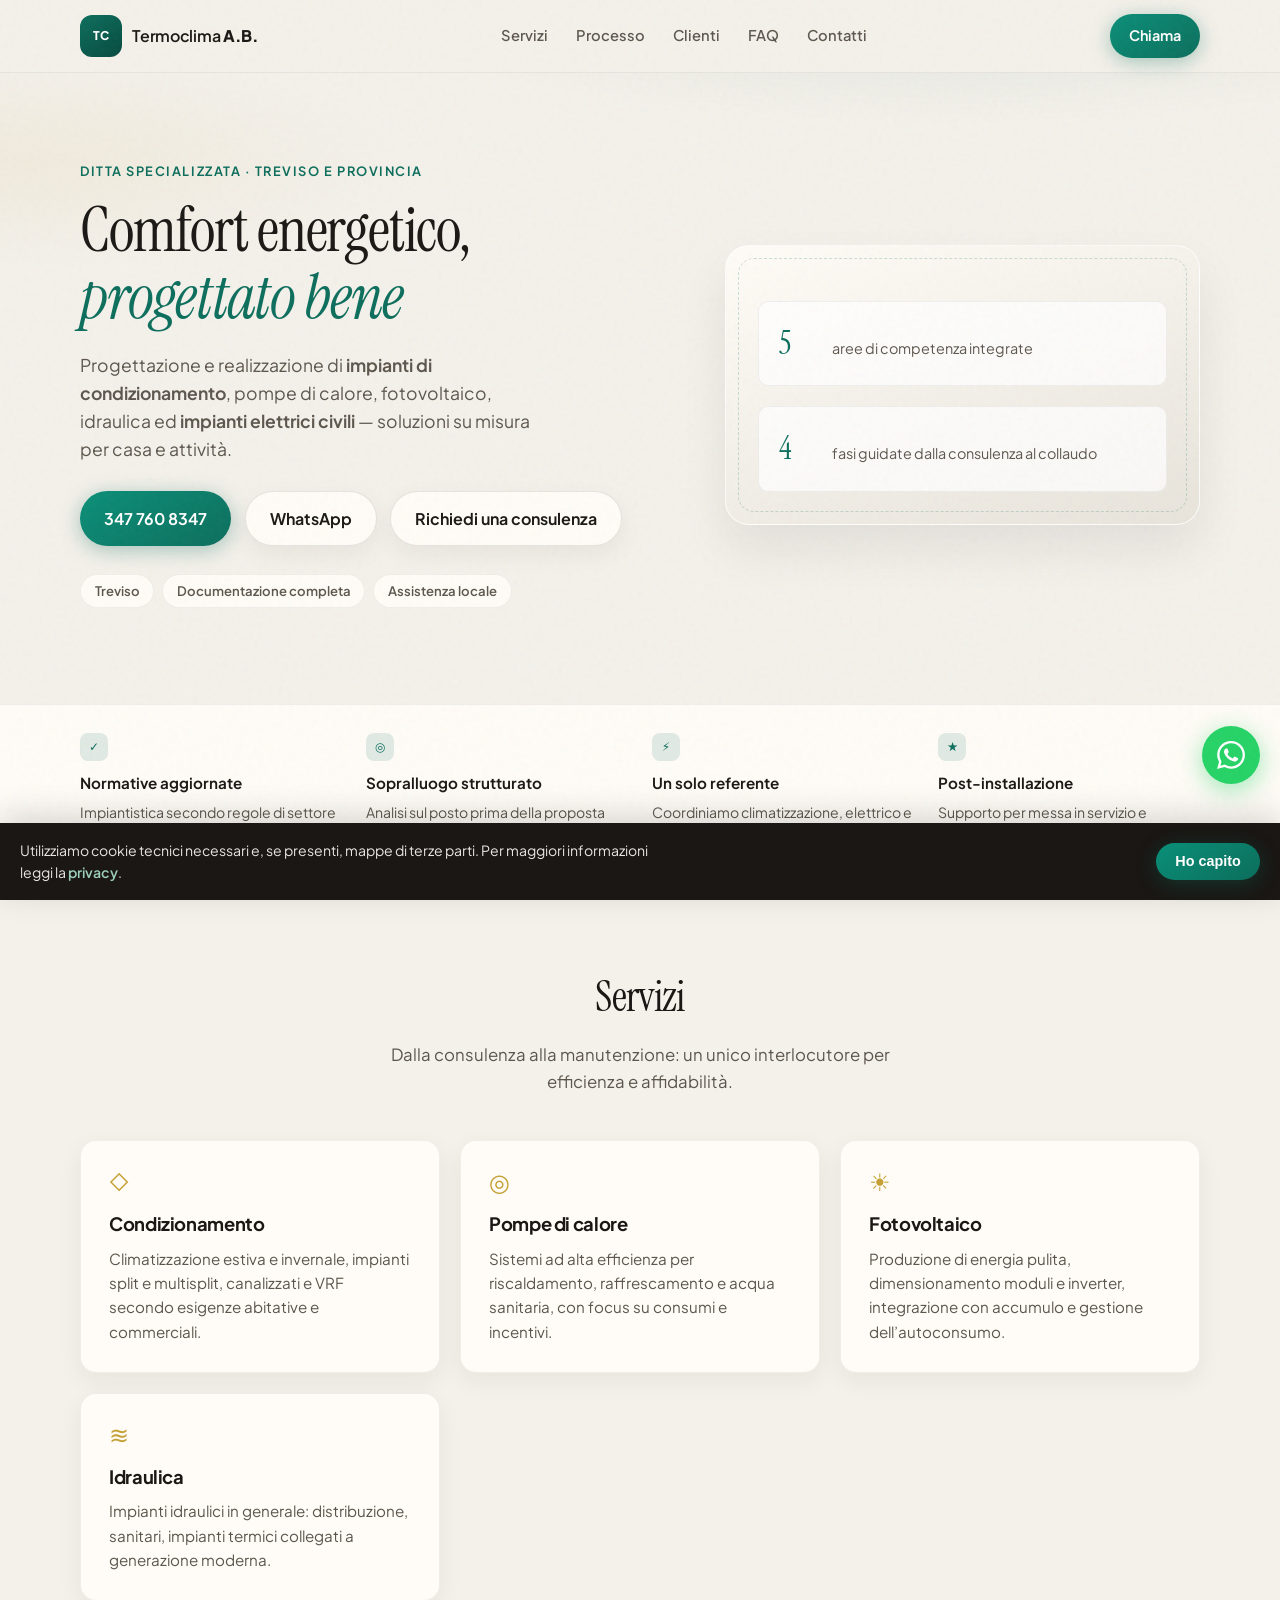
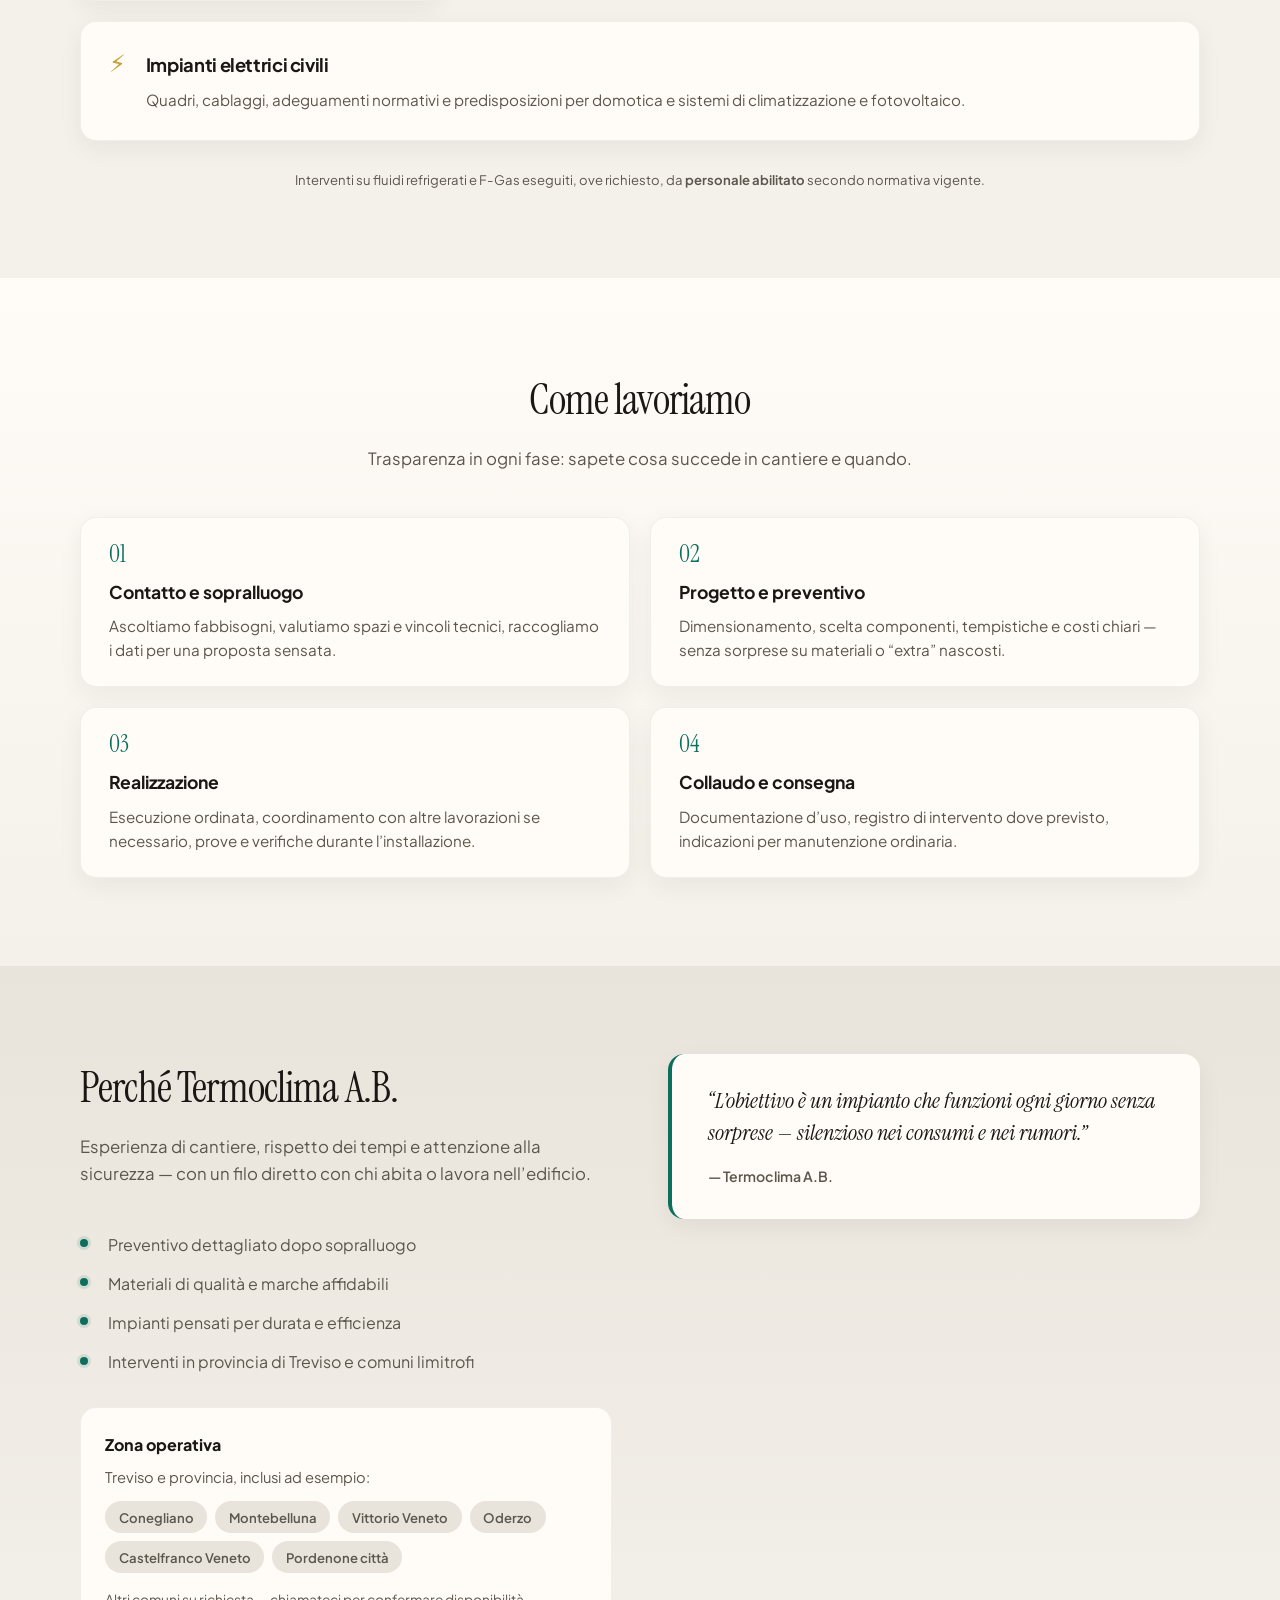
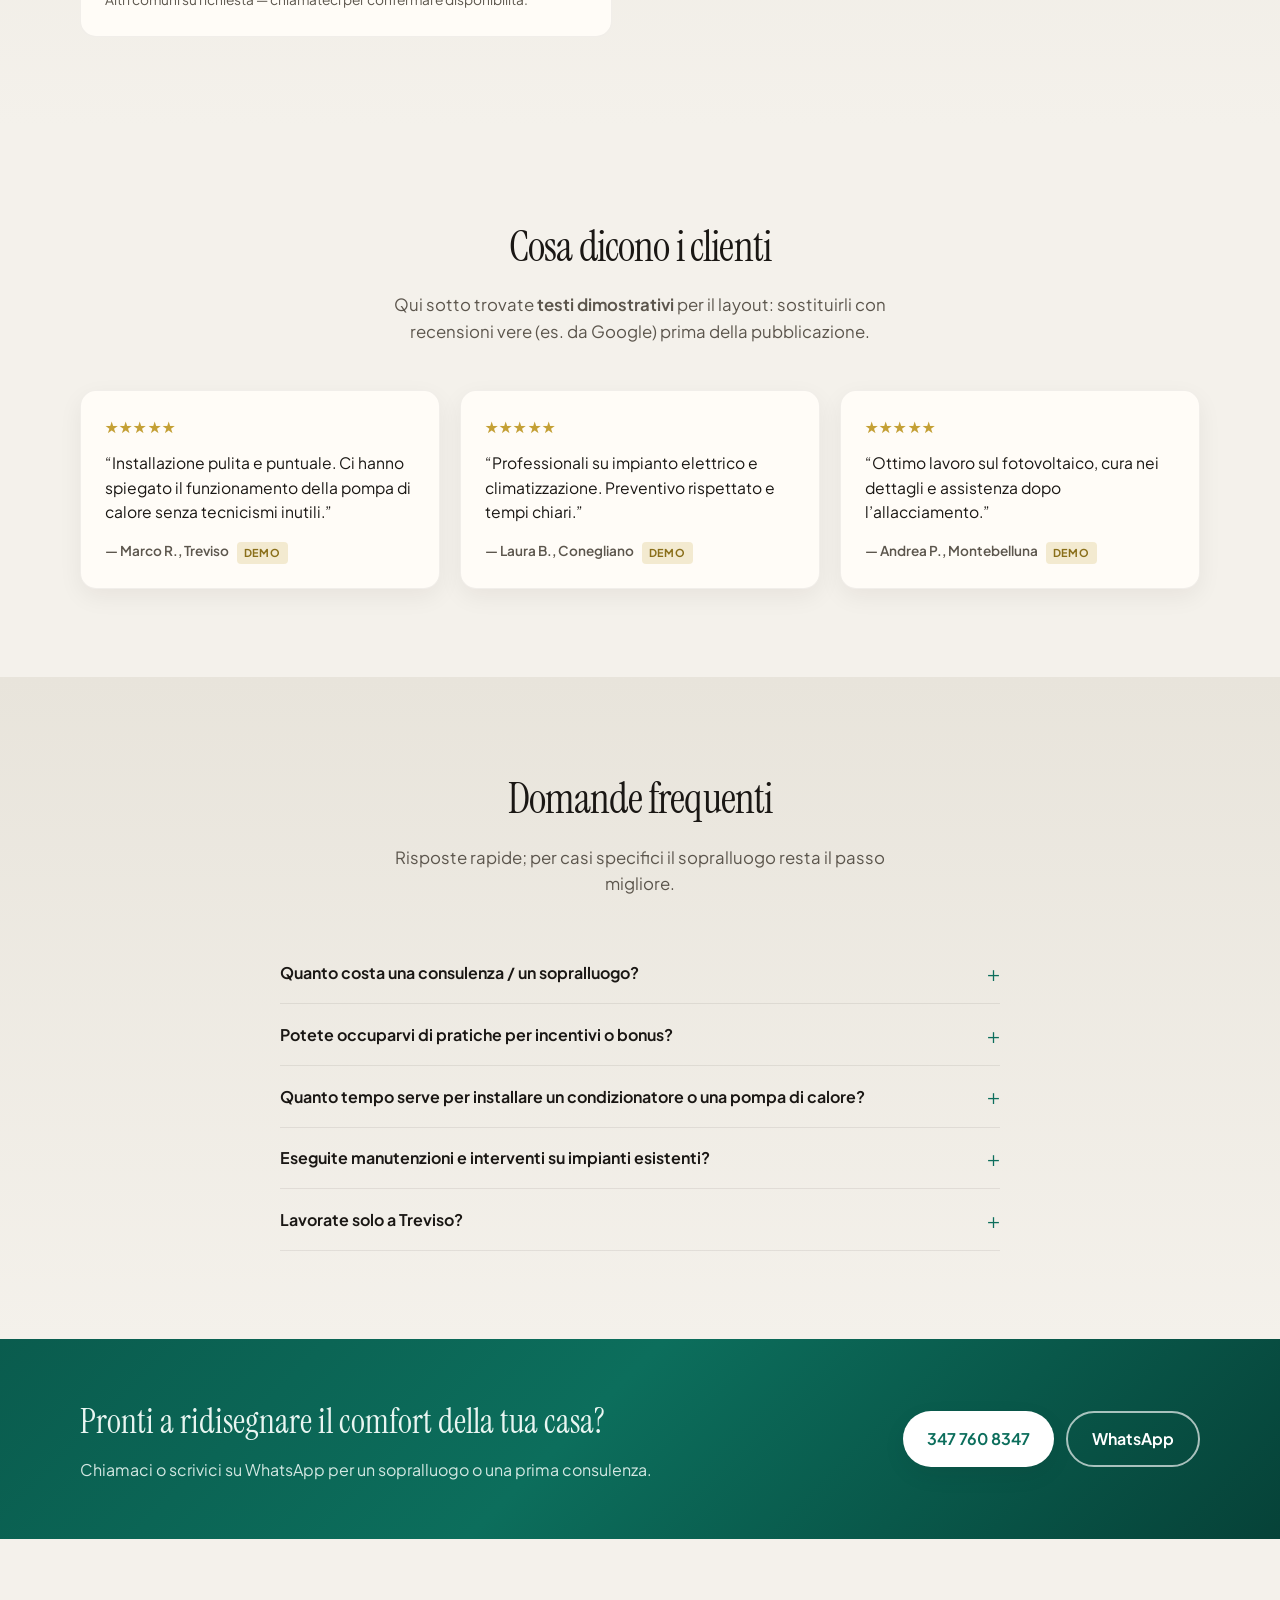
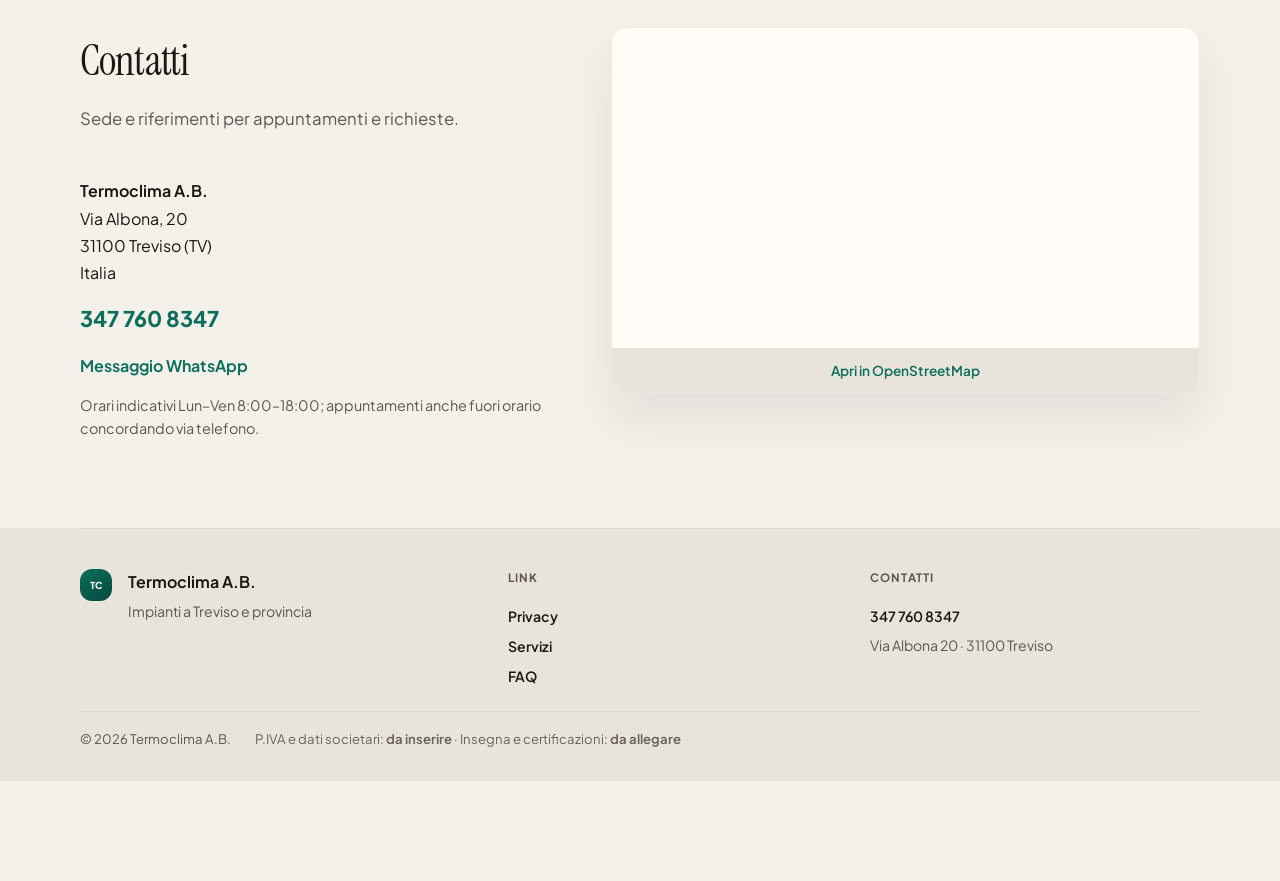
<file: termoclima-ab-site/index.html>
<!DOCTYPE html>
<html lang="it">
<head>
  <meta charset="UTF-8" />
  <meta name="viewport" content="width=device-width, initial-scale=1" />
  <meta name="description" content="Termoclima A.B. — impianti di condizionamento, pompe di calore, fotovoltaico e impianti elettrici civili a Treviso e provincia. Sopralluogo e preventivo." />
  <meta name="theme-color" content="#0c6e5c" />
  <title>Termoclima A.B. — Condizionamento e impianti a Treviso</title>
  <link rel="icon" href="favicon.svg" type="image/svg+xml" />
  <!-- După upload: înlocuiește TU-USER și NUME-REPO cu datele tale GitHub (ex. popescu + termoclima-ab-site) -->
  <link rel="canonical" href="https://TU-USER.github.io/NUME-REPO/" />
  <meta property="og:type" content="website" />
  <meta property="og:title" content="Termoclima A.B. — Impianti a Treviso" />
  <meta property="og:description" content="Condizionamento, pompe di calore, fotovoltaico, idraulica ed elettrico civile. Via Albona 20, Treviso." />
  <meta property="og:locale" content="it_IT" />
  <meta property="og:url" content="https://TU-USER.github.io/NUME-REPO/" />
  <meta name="twitter:card" content="summary_large_image" />
  <meta name="twitter:title" content="Termoclima A.B. — Impianti a Treviso" />
  <meta name="twitter:description" content="Specializzati in impianti di condizionamento ed efficienza energetica in provincia di Treviso." />
  <link rel="preconnect" href="https://fonts.googleapis.com" />
  <link rel="preconnect" href="https://fonts.gstatic.com" crossorigin />
  <link href="https://fonts.googleapis.com/css2?family=Instrument+Serif:ital@0;1&family=Plus+Jakarta+Sans:ital,wght@0,400..800;1,400..800&display=swap" rel="stylesheet" />
  <link rel="stylesheet" href="styles.css" />
  <script type="application/ld+json">
  {
    "@context": "https://schema.org",
    "@type": "LocalBusiness",
    "name": "Termoclima A.B.",
    "description": "Impianti di condizionamento, pompe di calore, fotovoltaico, idraulica e impianti elettrici civili a Treviso.",
    "url": "https://TU-USER.github.io/NUME-REPO/",
    "telephone": "+39-347-760-8347",
    "address": {
      "@type": "PostalAddress",
      "streetAddress": "Via Albona, 20",
      "addressLocality": "Treviso",
      "postalCode": "31100",
      "addressRegion": "TV",
      "addressCountry": "IT"
    },
    "areaServed": {
      "@type": "GeoCircle",
      "geoMidpoint": {
        "@type": "GeoCoordinates",
        "latitude": 45.6667,
        "longitude": 12.245
      },
      "geoRadius": "45000"
    },
    "priceRange": "€€"
  }
  </script>
</head>
<body>
  <div class="grain" aria-hidden="true"></div>

  <a class="skip-link" href="#main">Vai al contenuto</a>

  <header class="site-header">
    <div class="container header-inner">
      <a class="logo" href="index.html#">
        <span class="logo-mark" aria-hidden="true">TC</span>
        <span class="logo-text">Termoclima <strong>A.B.</strong></span>
      </a>
      <nav class="nav" id="nav" aria-label="Principale">
        <a href="#servizi">Servizi</a>
        <a href="#processo">Processo</a>
        <a href="#recensioni">Clienti</a>
        <a href="#faq">FAQ</a>
        <a href="#contatti">Contatti</a>
      </nav>
      <a class="btn btn-primary header-cta" href="tel:+393477608347">Chiama</a>
      <button class="nav-toggle" type="button" aria-expanded="false" aria-controls="nav" aria-label="Apri menu">
        <span></span><span></span>
      </button>
    </div>
  </header>

  <main id="main">
    <section class="hero">
      <div class="hero-bg" aria-hidden="true"></div>
      <div class="container hero-grid">
        <div class="hero-copy">
          <p class="eyebrow">Ditta specializzata · Treviso e provincia</p>
          <h1>Comfort energetico,<br /><em>progettato bene</em></h1>
          <p class="lead">
            Progettazione e realizzazione di <strong>impianti di condizionamento</strong>, pompe di calore,
            fotovoltaico, idraulica ed <strong>impianti elettrici civili</strong> — soluzioni su misura per casa e attività.
          </p>
          <div class="hero-actions">
            <a class="btn btn-primary btn-lg" href="tel:+393477608347">347 760 8347</a>
            <a class="btn btn-ghost btn-lg" href="https://wa.me/393477608347?text=Buongiorno%2C%20vorrei%20informazioni%20su%20un%20impianto." rel="noopener noreferrer" target="_blank">WhatsApp</a>
            <a class="btn btn-ghost btn-lg" href="#contatti">Richiedi una consulenza</a>
          </div>
          <ul class="hero-badges">
            <li>Treviso</li>
            <li>Documentazione completa</li>
            <li>Assistenza locale</li>
          </ul>
        </div>
        <div class="hero-card" aria-label="Punti di forza">
          <div class="hero-card-inner">
            <span class="hero-stat">
              <strong>5</strong>
              <span>aree di competenza integrate</span>
            </span>
            <span class="hero-stat">
              <strong>4</strong>
              <span>fasi guidate dalla consulenza al collaudo</span>
            </span>
          </div>
        </div>
      </div>
    </section>

    <section class="trust-strip" aria-label="Impegni di qualità">
      <div class="container trust-grid">
        <div class="trust-item">
          <span class="trust-ico" aria-hidden="true">✓</span>
          <strong>Normative aggiornate</strong>
          <span>Impiantistica secondo regole di settore e sicurezza</span>
        </div>
        <div class="trust-item">
          <span class="trust-ico" aria-hidden="true">◎</span>
          <strong>Sopralluogo strutturato</strong>
          <span>Analisi sul posto prima della proposta economica</span>
        </div>
        <div class="trust-item">
          <span class="trust-ico" aria-hidden="true">⚡</span>
          <strong>Un solo referente</strong>
          <span>Coordiniamo climatizzazione, elettrico e idraulico</span>
        </div>
        <div class="trust-item">
          <span class="trust-ico" aria-hidden="true">★</span>
          <strong>Post-installazione</strong>
          <span>Supporto per messa in servizio e manutenzioni</span>
        </div>
      </div>
    </section>

    <section class="section" id="servizi">
      <div class="container">
        <header class="section-head">
          <h2>Servizi</h2>
          <p>Dalla consulenza alla manutenzione: un unico interlocutore per efficienza e affidabilità.</p>
        </header>
        <div class="cards">
          <article class="card">
            <div class="card-icon" aria-hidden="true">◇</div>
            <h3>Condizionamento</h3>
            <p>Climatizzazione estiva e invernale, impianti split e multisplit, canalizzati e VRF secondo esigenze abitative e commerciali.</p>
          </article>
          <article class="card">
            <div class="card-icon" aria-hidden="true">◎</div>
            <h3>Pompe di calore</h3>
            <p>Sistemi ad alta efficienza per riscaldamento, raffrescamento e acqua sanitaria, con focus su consumi e incentivi.</p>
          </article>
          <article class="card">
            <div class="card-icon" aria-hidden="true">☀</div>
            <h3>Fotovoltaico</h3>
            <p>Produzione di energia pulita, dimensionamento moduli e inverter, integrazione con accumulo e gestione dell’autoconsumo.</p>
          </article>
          <article class="card">
            <div class="card-icon" aria-hidden="true">≋</div>
            <h3>Idraulica</h3>
            <p>Impianti idraulici in generale: distribuzione, sanitari, impianti termici collegati a generazione moderna.</p>
          </article>
          <article class="card card-wide">
            <div class="card-icon" aria-hidden="true">⚡</div>
            <h3>Impianti elettrici civili</h3>
            <p>Quadri, cablaggi, adeguamenti normativi e predisposizioni per domotica e sistemi di climatizzazione e fotovoltaico.</p>
          </article>
        </div>
        <p class="fine-print">
          Interventi su fluidi refrigerati e F-Gas eseguiti, ove richiesto, da <strong>personale abilitato</strong> secondo normativa vigente.
        </p>
      </div>
    </section>

    <section class="section section-soft" id="processo">
      <div class="container">
        <header class="section-head">
          <h2>Come lavoriamo</h2>
          <p>Trasparenza in ogni fase: sapete cosa succede in cantiere e quando.</p>
        </header>
        <ol class="process-steps">
          <li>
            <span class="step-num">01</span>
            <h3>Contatto e sopralluogo</h3>
            <p>Ascoltiamo fabbisogni, valutiamo spazi e vincoli tecnici, raccogliamo i dati per una proposta sensata.</p>
          </li>
          <li>
            <span class="step-num">02</span>
            <h3>Progetto e preventivo</h3>
            <p>Dimensionamento, scelta componenti, tempistiche e costi chiari — senza sorprese su materiali o “extra” nascosti.</p>
          </li>
          <li>
            <span class="step-num">03</span>
            <h3>Realizzazione</h3>
            <p>Esecuzione ordinata, coordinamento con altre lavorazioni se necessario, prove e verifiche durante l’installazione.</p>
          </li>
          <li>
            <span class="step-num">04</span>
            <h3>Collaudo e consegna</h3>
            <p>Documentazione d’uso, registro di intervento dove previsto, indicazioni per manutenzione ordinaria.</p>
          </li>
        </ol>
      </div>
    </section>

    <section class="section section-alt" id="perche">
      <div class="container split">
        <div>
          <header class="section-head align-left">
            <h2>Perché Termoclima A.B.</h2>
            <p>Esperienza di cantiere, rispetto dei tempi e attenzione alla sicurezza — con un filo diretto con chi abita o lavora nell’edificio.</p>
          </header>
          <ul class="checklist">
            <li><span>Preventivo dettagliato dopo sopralluogo</span></li>
            <li><span>Materiali di qualità e marche affidabili</span></li>
            <li><span>Impianti pensati per durata e efficienza</span></li>
            <li><span>Interventi in provincia di Treviso e comuni limitrofi</span></li>
          </ul>
          <div class="zone-block" id="zona">
            <h3 class="zone-title">Zona operativa</h3>
            <p class="zone-intro">Treviso e provincia, inclusi ad esempio:</p>
            <ul class="zone-pills">
              <li>Conegliano</li>
              <li>Montebelluna</li>
              <li>Vittorio Veneto</li>
              <li>Oderzo</li>
              <li>Castelfranco Veneto</li>
              <li>Pordenone città</li>
            </ul>
            <p class="zone-note">Altri comuni su richiesta — chiamateci per confermare disponibilità.</p>
          </div>
        </div>
        <blockquote class="quote">
          <p>“L’obiettivo è un impianto che funzioni ogni giorno senza sorprese — silenzioso nei consumi e nei rumori.”</p>
          <footer>— Termoclima A.B.</footer>
        </blockquote>
      </div>
    </section>

    <section class="section" id="recensioni">
      <div class="container reviews-block">
        <header class="section-head">
          <h2>Cosa dicono i clienti</h2>
          <p>Qui sotto trovate <strong>testi dimostrativi</strong> per il layout: sostituirli con recensioni vere (es. da Google) prima della pubblicazione.</p>
        </header>
        <div class="reviews-grid">
          <figure class="review-card">
            <div class="stars" aria-label="5 stelle su 5">★★★★★</div>
            <blockquote>
              <p>“Installazione pulita e puntuale. Ci hanno spiegato il funzionamento della pompa di calore senza tecnicismi inutili.”</p>
            </blockquote>
            <figcaption>— Marco R., Treviso <span class="demo-tag">demo</span></figcaption>
          </figure>
          <figure class="review-card">
            <div class="stars" aria-label="5 stelle su 5">★★★★★</div>
            <blockquote>
              <p>“Professionali su impianto elettrico e climatizzazione. Preventivo rispettato e tempi chiari.”</p>
            </blockquote>
            <figcaption>— Laura B., Conegliano <span class="demo-tag">demo</span></figcaption>
          </figure>
          <figure class="review-card">
            <div class="stars" aria-label="5 stelle su 5">★★★★★</div>
            <blockquote>
              <p>“Ottimo lavoro sul fotovoltaico, cura nei dettagli e assistenza dopo l’allacciamento.”</p>
            </blockquote>
            <figcaption>— Andrea P., Montebelluna <span class="demo-tag">demo</span></figcaption>
          </figure>
        </div>
      </div>
    </section>

    <section class="section section-alt" id="faq">
      <div class="container faq-wrap">
        <header class="section-head">
          <h2>Domande frequenti</h2>
          <p>Risposte rapide; per casi specifici il sopralluogo resta il passo migliore.</p>
        </header>
        <div class="faq-list">
          <details class="faq-item">
            <summary>Quanto costa una consulenza / un sopralluogo?</summary>
            <p>Le modalità economiche dipendono dalla tipologia di intervento e dalla distanza. Contattateci: vi indichiamo subito come organizzarci e se il sopralluogo è incluso nella successiva offerta.</p>
          </details>
          <details class="faq-item">
            <summary>Potete occuparvi di pratiche per incentivi o bonus?</summary>
            <p>Possiamo supportarvi nelle informazioni di base e nella documentazione tecnica legata all’impianto. Per adempimenti amministrativi complessi collaboriamo, se necessario, con il vostro commercialista o consulente.</p>
          </details>
          <details class="faq-item">
            <summary>Quanto tempo serve per installare un condizionatore o una pompa di calore?</summary>
            <p>Dipende da dimensioni dell’impianto, percorsi, murature e coordinamento con altre lavorazioni. In fase di preventivo indichiamo una finestra temporale realistica.</p>
          </details>
          <details class="faq-item">
            <summary>Eseguite manutenzioni e interventi su impianti esistenti?</summary>
            <p>Sì: manutenzioni ordinarie, ricambi, piccoli adeguamenti e diagnosi su impianti già installati, nel rispetto delle norme applicabili.</p>
          </details>
          <details class="faq-item">
            <summary>Lavorate solo a Treviso?</summary>
            <p>Base a Treviso; operiamo in provincia e, per alcuni progetti, anche oltre. Meglio chiamare per verificare agenda e spostamenti.</p>
          </details>
        </div>
      </div>
    </section>

    <section class="section cta-strip">
      <div class="container cta-strip-inner">
        <div>
          <h2>Pronti a ridisegnare il comfort della tua casa?</h2>
          <p>Chiamaci o scrivici su WhatsApp per un sopralluogo o una prima consulenza.</p>
        </div>
        <div class="cta-buttons">
          <a class="btn btn-light btn-lg" href="tel:+393477608347">347 760 8347</a>
          <a class="btn btn-outline-light btn-lg" href="https://wa.me/393477608347?text=Buongiorno%2C%20vorrei%20un%20sopralluogo." rel="noopener noreferrer" target="_blank">WhatsApp</a>
        </div>
      </div>
    </section>

    <section class="section" id="contatti">
      <div class="container contact-grid">
        <div>
          <header class="section-head align-left">
            <h2>Contatti</h2>
            <p>Sede e riferimenti per appuntamenti e richieste.</p>
          </header>
          <address class="address">
            <strong>Termoclima A.B.</strong><br />
            Via Albona, 20<br />
            31100 Treviso (TV)<br />
            Italia
          </address>
          <p class="contact-phone">
            <a href="tel:+393477608347">347 760 8347</a>
          </p>
          <p class="contact-actions">
            <a class="link-block" href="https://wa.me/393477608347" rel="noopener noreferrer" target="_blank">Messaggio WhatsApp</a>
          </p>
          <p class="contact-note">Orari indicativi Lun–Ven 8:00–18:00; appuntamenti anche fuori orario concordando via telefono.</p>
        </div>
        <div class="map-wrap">
          <iframe title="Mappa — Via Albona 20, Treviso"
            loading="lazy"
            referrerpolicy="no-referrer-when-downgrade"
            src="https://www.openstreetmap.org/export/embed.html?bbox=12.2185%2C45.6768%2C12.2315%2C45.6834&amp;layer=mapnik&amp;marker=45.68003%2C12.2252">
          </iframe>
          <a class="map-link" href="https://www.openstreetmap.org/?mlat=45.68003&amp;mlon=12.2252#map=17/45.68003/12.2252" rel="noopener noreferrer" target="_blank">Apri in OpenStreetMap</a>
        </div>
      </div>
    </section>
  </main>

  <footer class="site-footer">
    <div class="container footer-columns">
      <div class="footer-brand">
        <span class="logo-mark small" aria-hidden="true">TC</span>
        <div>
          <strong>Termoclima A.B.</strong>
          <p class="footer-tag">Impianti a Treviso e provincia</p>
        </div>
      </div>
      <div class="footer-links">
        <span class="footer-col-title">Link</span>
        <a href="privacy.html">Privacy</a>
        <a href="index.html#servizi">Servizi</a>
        <a href="index.html#faq">FAQ</a>
      </div>
      <div class="footer-links">
        <span class="footer-col-title">Contatti</span>
        <a href="tel:+393477608347">347 760 8347</a>
        <span class="footer-address">Via Albona 20 · 31100 Treviso</span>
      </div>
    </div>
    <div class="container footer-bottom">
      <span>© <span id="year"></span> Termoclima A.B.</span>
      <span class="footer-meta">P.IVA e dati societari: <strong>da inserire</strong> · Insegna e certificazioni: <strong>da allegare</strong></span>
    </div>
  </footer>

  <div class="cookie-bar" id="cookie-bar" role="dialog" aria-label="Consenso cookie" aria-live="polite" hidden>
    <p>Utilizziamo cookie tecnici necessari e, se presenti, mappe di terze parti. Per maggiori informazioni leggi la <a href="privacy.html">privacy</a>.</p>
    <button type="button" class="btn btn-primary cookie-accept" id="cookie-accept">Ho capito</button>
  </div>

  <a class="fab-wa" href="https://wa.me/393477608347?text=Buongiorno%2C%20contatto%20da%20sito%20Termoclima%20A.B." rel="noopener noreferrer" target="_blank" aria-label="Scrivici su WhatsApp">
    <span aria-hidden="true"></span>
  </a>

  <script src="script.js"></script>
</body>
</html>
</file>
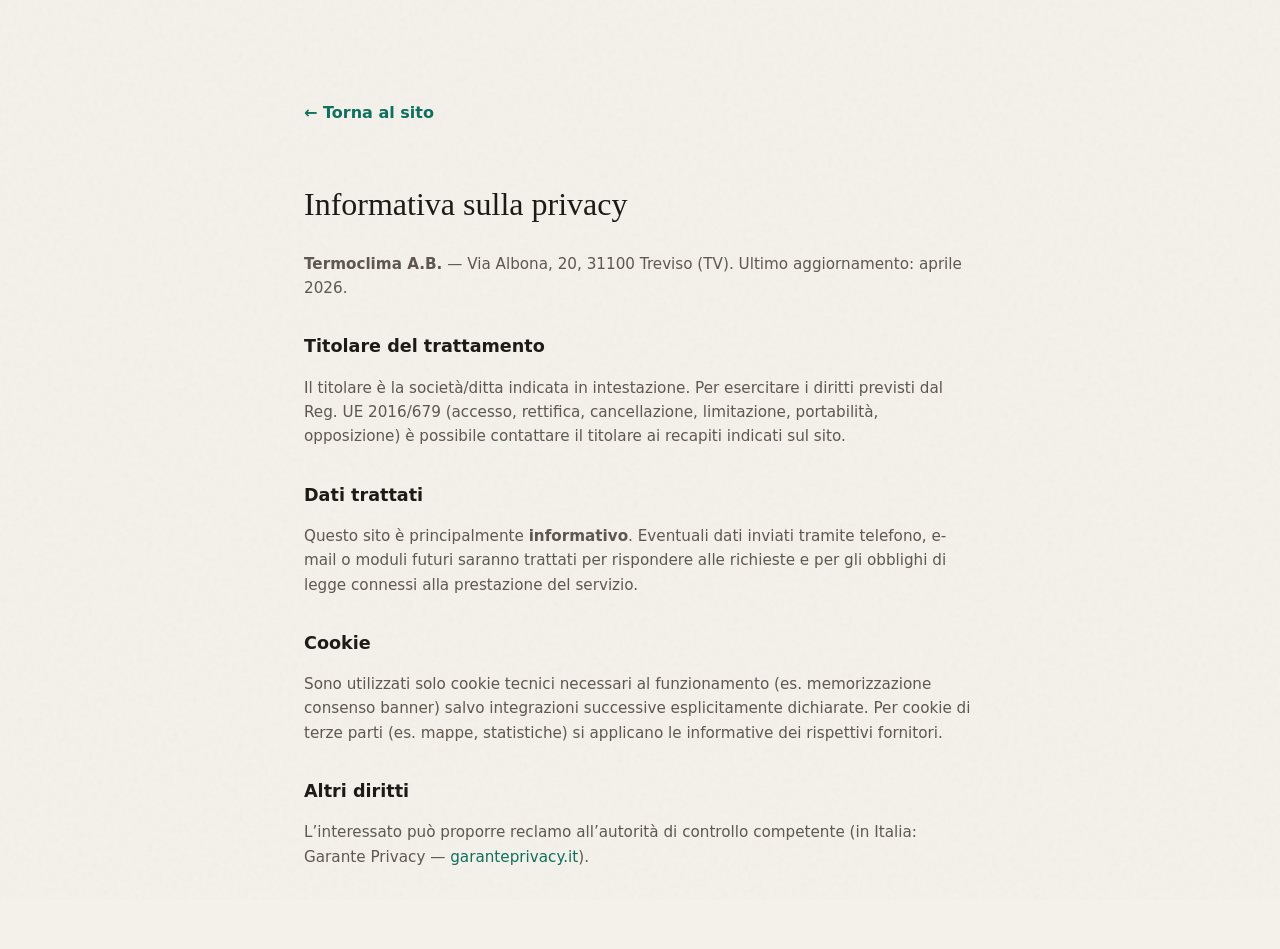
<file: termoclima-ab-site/privacy.html>
<!DOCTYPE html>
<html lang="it">
<head>
  <meta charset="UTF-8" />
  <meta name="viewport" content="width=device-width, initial-scale=1" />
  <title>Privacy — Termoclima A.B.</title>
  <link rel="icon" href="favicon.svg" type="image/svg+xml" />
  <link rel="stylesheet" href="styles.css" />
  <style>
    .legal-wrap { max-width: 720px; margin: 100px auto 80px; padding: 0 1.5rem; }
    .legal-wrap h1 { font-family: var(--font-serif); font-weight: 400; font-size: 2rem; }
    .legal-wrap h2 { font-size: 1.1rem; margin-top: 2rem; }
    .legal-wrap p, .legal-wrap li { color: var(--ink-soft); font-size: 0.95rem; }
    .legal-back { margin-bottom: 2rem; display: inline-block; font-weight: 650; }
  </style>
</head>
<body>
  <div class="grain" aria-hidden="true"></div>
  <div class="legal-wrap">
    <a class="legal-back" href="index.html">← Torna al sito</a>
    <h1>Informativa sulla privacy</h1>
    <p><strong>Termoclima A.B.</strong> — Via Albona, 20, 31100 Treviso (TV). Ultimo aggiornamento: aprile 2026.</p>

    <h2>Titolare del trattamento</h2>
    <p>Il titolare è la società/ditta indicata in intestazione. Per esercitare i diritti previsti dal Reg. UE 2016/679 (accesso, rettifica, cancellazione, limitazione, portabilità, opposizione) è possibile contattare il titolare ai recapiti indicati sul sito.</p>

    <h2>Dati trattati</h2>
    <p>Questo sito è principalmente <strong>informativo</strong>. Eventuali dati inviati tramite telefono, e-mail o moduli futuri saranno trattati per rispondere alle richieste e per gli obblighi di legge connessi alla prestazione del servizio.</p>

    <h2>Cookie</h2>
    <p>Sono utilizzati solo cookie tecnici necessari al funzionamento (es. memorizzazione consenso banner) salvo integrazioni successive esplicitamente dichiarate. Per cookie di terze parti (es. mappe, statistiche) si applicano le informative dei rispettivi fornitori.</p>

    <h2>Altri diritti</h2>
    <p>L’interessato può proporre reclamo all’autorità di controllo competente (in Italia: Garante Privacy — <a href="https://www.garanteprivacy.it" rel="noopener noreferrer" target="_blank">garanteprivacy.it</a>).</p>
  </div>
</body>
</html>
</file>
<file: termoclima-ab-site/styles.css>
/* Termoclima A.B. — design system */
:root {
  --bg: #f4f1eb;
  --bg-deep: #e8e4db;
  --surface: #fffcf7;
  --ink: #1a1714;
  --ink-soft: #5c564d;
  --accent: #0c6e5c;
  --accent-bright: #0a8f78;
  --accent-dim: rgba(12, 110, 92, 0.12);
  --gold: #c4a035;
  --radius: 16px;
  --radius-sm: 10px;
  --shadow: 0 24px 48px rgba(26, 23, 20, 0.08);
  --shadow-sm: 0 8px 24px rgba(26, 23, 20, 0.06);
  --font-sans: "Plus Jakarta Sans", system-ui, sans-serif;
  --font-serif: "Instrument Serif", Georgia, serif;
  --header-h: 72px;
}

*,
*::before,
*::after {
  box-sizing: border-box;
}

html {
  scroll-behavior: smooth;
}

body {
  margin: 0;
  font-family: var(--font-sans);
  font-size: 1rem;
  line-height: 1.6;
  color: var(--ink);
  background: var(--bg);
  -webkit-font-smoothing: antialiased;
}

body.has-cookie-banner {
  padding-bottom: 100px;
}

.skip-link {
  position: absolute;
  top: -100px;
  left: 1rem;
  z-index: 10000;
  padding: 0.75rem 1rem;
  background: var(--accent);
  color: #fff;
  font-weight: 650;
  border-radius: var(--radius-sm);
}

.skip-link:focus {
  top: 1rem;
  text-decoration: none;
}

.grain {
  pointer-events: none;
  position: fixed;
  inset: 0;
  z-index: 9998;
  opacity: 0.045;
  background-image: url("data:image/svg+xml,%3Csvg viewBox='0 0 200 200' xmlns='http://www.w3.org/2000/svg'%3E%3Cfilter id='n'%3E%3CfeTurbulence type='fractalNoise' baseFrequency='0.9' numOctaves='4' stitchTiles='stitch'/%3E%3C/filter%3E%3Crect width='100%25' height='100%25' filter='url(%23n)'/%3E%3C/svg%3E");
}

a {
  color: var(--accent);
  text-decoration: none;
}

a:hover {
  text-decoration: underline;
}

strong {
  font-weight: 650;
}

.container {
  width: min(1120px, 92vw);
  margin-inline: auto;
}

.site-header {
  position: sticky;
  top: 0;
  z-index: 100;
  background: rgba(244, 241, 235, 0.86);
  backdrop-filter: blur(12px);
  border-bottom: 1px solid rgba(26, 23, 20, 0.06);
}

.header-inner {
  display: flex;
  align-items: center;
  justify-content: space-between;
  gap: 1rem;
  min-height: var(--header-h);
}

.logo {
  display: flex;
  align-items: center;
  gap: 0.65rem;
  color: inherit;
  text-decoration: none;
  font-weight: 600;
  letter-spacing: -0.02em;
}

.logo:hover {
  text-decoration: none;
}

.logo-mark {
  display: grid;
  place-items: center;
  width: 42px;
  height: 42px;
  border-radius: 12px;
  background: linear-gradient(145deg, var(--accent), #064a3f);
  color: #fff;
  font-size: 0.75rem;
  font-weight: 800;
  letter-spacing: 0.04em;
}

.logo-mark.small {
  width: 32px;
  height: 32px;
  font-size: 0.6rem;
}

.logo-text strong {
  font-weight: 800;
}

.nav {
  display: flex;
  gap: 1.75rem;
}

.nav a {
  color: var(--ink-soft);
  font-weight: 550;
  font-size: 0.92rem;
  text-decoration: none;
}

.nav a:hover {
  color: var(--accent);
  text-decoration: none;
}

.btn {
  display: inline-flex;
  align-items: center;
  justify-content: center;
  padding: 0.65rem 1.2rem;
  border-radius: 999px;
  font-weight: 650;
  font-size: 0.9rem;
  border: none;
  cursor: pointer;
  text-decoration: none;
  transition: transform 0.2s ease, box-shadow 0.2s ease, background 0.2s ease;
}

.btn:hover {
  text-decoration: none;
}

.btn-primary {
  background: linear-gradient(145deg, var(--accent-bright), var(--accent));
  color: #fff;
  box-shadow: 0 4px 20px rgba(12, 110, 92, 0.35);
}

.btn-primary:hover {
  transform: translateY(-1px);
  box-shadow: 0 8px 28px rgba(12, 110, 92, 0.4);
}

.btn-ghost {
  background: var(--surface);
  color: var(--ink);
  border: 1px solid rgba(26, 23, 20, 0.1);
  box-shadow: var(--shadow-sm);
}

.btn-ghost:hover {
  border-color: var(--accent);
  color: var(--accent);
}

.btn-light {
  background: #fff;
  color: var(--accent);
  box-shadow: var(--shadow-sm);
}

.btn-light:hover {
  transform: translateY(-1px);
}

.btn-lg {
  padding: 0.85rem 1.5rem;
  font-size: 1rem;
}

.nav-toggle {
  display: none;
  flex-direction: column;
  gap: 6px;
  background: none;
  border: none;
  padding: 8px;
  cursor: pointer;
}

.nav-toggle span {
  display: block;
  width: 22px;
  height: 2px;
  background: var(--ink);
  border-radius: 1px;
}

.hero {
  position: relative;
  padding: clamp(3rem, 8vw, 5.5rem) 0 clamp(4rem, 10vw, 6rem);
  overflow: clip;
}

.hero-bg {
  position: absolute;
  inset: -20% -10% auto;
  height: 85%;
  background:
    radial-gradient(ellipse 80% 60% at 70% 0%, var(--accent-dim), transparent 55%),
    radial-gradient(ellipse 50% 40% at 10% 40%, rgba(196, 160, 53, 0.08), transparent 50%);
  z-index: 0;
}

.hero-grid {
  position: relative;
  z-index: 1;
  display: grid;
  grid-template-columns: 1.1fr 0.9fr;
  gap: clamp(2rem, 5vw, 4rem);
  align-items: center;
}

.eyebrow {
  font-size: 0.8rem;
  font-weight: 650;
  text-transform: uppercase;
  letter-spacing: 0.12em;
  color: var(--accent);
  margin: 0 0 1rem;
}

.hero h1 {
  margin: 0 0 1.25rem;
  font-family: var(--font-serif);
  font-size: clamp(2.5rem, 5.5vw, 3.85rem);
  font-weight: 400;
  line-height: 1.08;
  letter-spacing: -0.02em;
}

.hero h1 em {
  font-style: italic;
  color: var(--accent);
}

.lead {
  margin: 0 0 1.75rem;
  font-size: 1.1rem;
  color: var(--ink-soft);
  max-width: 36ch;
}

.hero-actions {
  display: flex;
  flex-wrap: wrap;
  gap: 0.85rem;
  margin-bottom: 1.75rem;
}

.hero-badges {
  display: flex;
  flex-wrap: wrap;
  gap: 0.5rem;
  list-style: none;
  padding: 0;
  margin: 0;
}

.hero-badges li {
  padding: 0.35rem 0.85rem;
  background: var(--surface);
  border-radius: 999px;
  font-size: 0.82rem;
  font-weight: 600;
  color: var(--ink-soft);
  border: 1px solid rgba(26, 23, 20, 0.06);
}

.hero-card {
  border-radius: calc(var(--radius) + 8px);
  background: linear-gradient(160deg, var(--surface) 0%, var(--bg-deep) 100%);
  box-shadow: var(--shadow);
  border: 1px solid rgba(255, 255, 255, 0.8);
  min-height: 280px;
  padding: 2rem;
  display: flex;
  align-items: flex-end;
  position: relative;
}

.hero-card::before {
  content: "";
  position: absolute;
  inset: 12px;
  border-radius: var(--radius);
  border: 1px dashed rgba(12, 110, 92, 0.2);
  pointer-events: none;
}

.hero-card-inner {
  display: flex;
  flex-direction: column;
  gap: 1.25rem;
  width: 100%;
}

.hero-stat {
  display: flex;
  align-items: baseline;
  gap: 1rem;
  padding: 1rem 1.25rem;
  background: rgba(255, 255, 255, 0.72);
  border-radius: var(--radius-sm);
  border: 1px solid rgba(26, 23, 20, 0.06);
}

.hero-stat strong {
  font-family: var(--font-serif);
  font-size: 2rem;
  font-weight: 400;
  color: var(--accent);
  min-width: 2.5ch;
}

.hero-stat span {
  font-size: 0.9rem;
  color: var(--ink-soft);
}

.trust-strip {
  padding: 1.75rem 0;
  background: var(--surface);
  border-block: 1px solid rgba(26, 23, 20, 0.06);
}

.trust-grid {
  display: grid;
  grid-template-columns: repeat(4, 1fr);
  gap: 1.25rem 1.5rem;
}

.trust-item {
  display: grid;
  gap: 0.35rem;
  font-size: 0.88rem;
  color: var(--ink-soft);
}

.trust-item strong {
  color: var(--ink);
  font-size: 0.95rem;
}

.trust-ico {
  display: inline-flex;
  align-items: center;
  justify-content: center;
  width: 28px;
  height: 28px;
  border-radius: 8px;
  background: var(--accent-dim);
  color: var(--accent);
  font-size: 0.75rem;
  font-weight: 800;
  margin-bottom: 0.25rem;
}

.section-soft {
  background: linear-gradient(180deg, var(--surface) 0%, var(--bg) 100%);
}

.process-steps {
  list-style: none;
  margin: 0;
  padding: 0;
  display: grid;
  grid-template-columns: repeat(2, 1fr);
  gap: 1.25rem;
}

.process-steps li {
  background: var(--surface);
  border-radius: var(--radius);
  border: 1px solid rgba(26, 23, 20, 0.06);
  padding: 1.5rem 1.75rem;
  box-shadow: var(--shadow-sm);
  position: relative;
}

.process-steps h3 {
  margin: 0 0 0.5rem;
  font-size: 1.1rem;
  font-weight: 700;
}

.process-steps p {
  margin: 0;
  color: var(--ink-soft);
  font-size: 0.95rem;
}

.step-num {
  display: block;
  font-family: var(--font-serif);
  font-size: 1.5rem;
  color: var(--accent);
  margin-bottom: 0.75rem;
  line-height: 1;
}

.zone-block {
  margin-top: 2rem;
  padding: 1.5rem;
  background: var(--surface);
  border-radius: var(--radius);
  border: 1px solid rgba(26, 23, 20, 0.06);
}

.zone-title {
  margin: 0 0 0.5rem;
  font-size: 1rem;
  font-weight: 750;
}

.zone-intro {
  margin: 0 0 0.75rem;
  color: var(--ink-soft);
  font-size: 0.92rem;
}

.zone-pills {
  list-style: none;
  padding: 0;
  margin: 0;
  display: flex;
  flex-wrap: wrap;
  gap: 0.5rem;
}

.zone-pills li {
  padding: 0.35rem 0.85rem;
  background: var(--bg-deep);
  border-radius: 999px;
  font-size: 0.82rem;
  font-weight: 600;
  color: var(--ink-soft);
}

.zone-note {
  margin: 1rem 0 0;
  font-size: 0.86rem;
  color: var(--ink-soft);
}

.fine-print {
  margin: 1.75rem 0 0;
  font-size: 0.82rem;
  color: var(--ink-soft);
  max-width: 720px;
  margin-inline: auto;
  text-align: center;
}

.reviews-block .section-head p {
  max-width: 560px;
  margin-inline: auto;
}

.reviews-grid {
  display: grid;
  grid-template-columns: repeat(3, 1fr);
  gap: 1.25rem;
}

.review-card {
  margin: 0;
  padding: 1.5rem;
  background: var(--surface);
  border-radius: var(--radius);
  border: 1px solid rgba(26, 23, 20, 0.06);
  box-shadow: var(--shadow-sm);
}

.review-card blockquote {
  margin: 0 0 1rem;
}

.review-card blockquote p {
  margin: 0;
  font-size: 0.98rem;
  color: var(--ink);
  line-height: 1.55;
}

.review-card figcaption {
  font-size: 0.85rem;
  font-weight: 600;
  color: var(--ink-soft);
}

.stars {
  color: var(--gold);
  letter-spacing: 0.08em;
  font-size: 0.95rem;
  margin-bottom: 0.75rem;
}

.demo-tag {
  display: inline-block;
  margin-left: 0.35rem;
  padding: 0.15rem 0.45rem;
  font-size: 0.68rem;
  font-weight: 700;
  text-transform: uppercase;
  letter-spacing: 0.06em;
  background: rgba(196, 160, 53, 0.2);
  color: #8a6f1a;
  border-radius: 4px;
  vertical-align: middle;
}

.faq-wrap {
  max-width: 720px;
  margin-inline: auto;
}

.faq-list {
  margin-top: 0.5rem;
}

.faq-item {
  border-bottom: 1px solid rgba(26, 23, 20, 0.08);
}

.faq-item summary {
  cursor: pointer;
  padding: 1.1rem 0;
  font-weight: 650;
  list-style: none;
  position: relative;
  padding-right: 2rem;
}

.faq-item summary::-webkit-details-marker {
  display: none;
}

.faq-item summary::after {
  content: "+";
  position: absolute;
  right: 0;
  top: 50%;
  transform: translateY(-50%);
  font-weight: 300;
  font-size: 1.35rem;
  color: var(--accent);
}

.faq-item[open] summary::after {
  content: "−";
}

.faq-item p {
  margin: 0 0 1.25rem;
  color: var(--ink-soft);
  font-size: 0.95rem;
}

.cta-buttons {
  display: flex;
  flex-wrap: wrap;
  gap: 0.75rem;
}

.btn-outline-light {
  background: transparent;
  color: #fff;
  border: 2px solid rgba(255, 255, 255, 0.65);
}

.btn-outline-light:hover {
  background: rgba(255, 255, 255, 0.12);
  text-decoration: none;
}

.contact-actions {
  margin: 0.5rem 0 0;
}

.link-block {
  font-weight: 650;
  text-decoration: none;
}

.link-block:hover {
  text-decoration: underline;
}

.has-cookie-banner .fab-wa {
  bottom: 7.25rem;
}

.cookie-bar {
  position: fixed;
  left: 0;
  right: 0;
  bottom: 0;
  z-index: 10050;
  display: flex;
  flex-wrap: wrap;
  align-items: center;
  justify-content: space-between;
  gap: 1rem;
  padding: 1rem 1.25rem;
  background: var(--ink);
  color: #e8e6e1;
  box-shadow: 0 -8px 32px rgba(0, 0, 0, 0.15);
}

.cookie-bar[hidden] {
  display: none;
}

.cookie-bar p {
  margin: 0;
  font-size: 0.88rem;
  max-width: 640px;
}

.cookie-bar a {
  color: #9dceb8;
  font-weight: 600;
}

.cookie-accept {
  flex-shrink: 0;
}

.fab-wa {
  position: fixed;
  right: 1.25rem;
  bottom: 5.5rem;
  z-index: 9990;
  width: 58px;
  height: 58px;
  border-radius: 50%;
  background: #25d366;
  color: #fff;
  box-shadow: 0 6px 24px rgba(37, 211, 102, 0.45);
  display: grid;
  place-items: center;
  transition: transform 0.2s ease;
}

.fab-wa:hover {
  transform: scale(1.06);
  text-decoration: none;
}

.fab-wa span::before {
  content: "";
  display: block;
  width: 28px;
  height: 28px;
  background: currentColor;
  mask: url("data:image/svg+xml,%3Csvg xmlns='http://www.w3.org/2000/svg' viewBox='0 0 24 24' fill='%23fff'%3E%3Cpath d='M17.472 14.382c-.297-.149-1.758-.867-2.03-.967-.273-.099-.471-.148-.67.15-.197.297-.767.966-.94 1.164-.173.199-.347.223-.644.075-.297-.15-1.255-.463-2.39-1.475-.883-.788-1.48-1.761-1.653-2.059-.173-.297-.018-.458.13-.606.134-.133.298-.347.446-.52.149-.174.198-.298.298-.497.099-.198.05-.371-.025-.52-.075-.149-.669-1.612-.916-2.207-.242-.579-.487-.5-.669-.51-.173-.008-.371-.01-.57-.01-.198 0-.52.074-.792.372-.272.297-1.04 1.016-1.04 2.479 0 1.462 1.065 2.875 1.213 3.074.149.198 2.096 3.2 5.077 4.487.709.306 1.262.489 1.694.625.712.227 1.36.195 1.871.118.571-.085 1.758-.719 2.006-1.413.248-.694.248-1.289.173-1.413-.074-.124-.272-.198-.57-.347m-5.421 7.403h-.004a9.87 9.87 0 01-5.031-1.378l-.361-.214-3.741.982.998-3.648-.235-.374a9.86 9.86 0 01-1.51-5.26c.001-5.45 4.436-9.884 9.888-9.884 2.64 0 5.122 1.03 6.988 2.898a9.825 9.825 0 012.893 6.994c-.003 5.45-4.435 9.884-9.885 9.884m8.413-18.297A11.815 11.815 0 0012.05 0C5.495 0 .16 5.335.157 11.892c0 2.096.547 4.142 1.588 5.945L.057 24l6.305-1.654a11.882 11.882 0 005.683 1.448h.005c6.554 0 11.89-5.335 11.893-11.893a11.821 11.821 0 00-3.48-8.413z'/%3E%3C/svg%3E") center / contain no-repeat;
}

.footer-columns {
  display: grid;
  grid-template-columns: 1.2fr 1fr 1fr;
  gap: 2rem;
  padding: 2.5rem 0 1.5rem;
  border-top: 1px solid rgba(26, 23, 20, 0.06);
}

.footer-brand {
  display: flex;
  align-items: flex-start;
  gap: 1rem;
}

.footer-tag {
  margin: 0.35rem 0 0;
  font-size: 0.88rem;
  color: var(--ink-soft);
}

.footer-col-title {
  display: block;
  font-size: 0.72rem;
  font-weight: 700;
  text-transform: uppercase;
  letter-spacing: 0.1em;
  color: var(--ink-soft);
  margin-bottom: 0.65rem;
}

.footer-links {
  display: flex;
  flex-direction: column;
  gap: 0.45rem;
  font-size: 0.88rem;
}

.footer-links a {
  color: var(--ink);
  font-weight: 600;
  text-decoration: none;
}

.footer-links a:hover {
  color: var(--accent);
  text-decoration: underline;
}

.footer-address {
  color: var(--ink-soft);
  line-height: 1.5;
}

.footer-bottom {
  display: flex;
  flex-wrap: wrap;
  gap: 0.75rem 1.5rem;
  align-items: center;
  padding: 1rem 0 2rem;
  font-size: 0.82rem;
  color: var(--ink-soft);
  border-top: 1px solid rgba(26, 23, 20, 0.06);
}

.site-footer {
  padding: 0;
  background: var(--bg-deep);
}

.footer-inner {
  display: flex;
  flex-wrap: wrap;
  align-items: center;
  gap: 0.75rem 1.5rem;
  font-size: 0.85rem;
  color: var(--ink-soft);
}

.section {
  padding: clamp(3.5rem, 8vw, 5.5rem) 0;
}

.section-alt {
  background: linear-gradient(180deg, var(--bg-deep) 0%, var(--bg) 100%);
}

.section-head {
  text-align: center;
  max-width: 560px;
  margin: 0 auto 2.75rem;
}

.section-head.align-left {
  text-align: left;
  margin-left: 0;
}

.section-head h2 {
  margin: 0 0 0.75rem;
  font-family: var(--font-serif);
  font-size: clamp(2rem, 4vw, 2.65rem);
  font-weight: 400;
  letter-spacing: -0.02em;
}

.section-head p {
  margin: 0;
  color: var(--ink-soft);
  font-size: 1.05rem;
}

.cards {
  display: grid;
  grid-template-columns: repeat(3, 1fr);
  gap: 1.25rem;
}

.card {
  background: var(--surface);
  padding: 1.75rem;
  border-radius: var(--radius);
  border: 1px solid rgba(26, 23, 20, 0.06);
  box-shadow: var(--shadow-sm);
  transition: transform 0.25s ease, box-shadow 0.25s ease;
}

.card:hover {
  transform: translateY(-3px);
  box-shadow: var(--shadow);
}

.card-wide {
  grid-column: span 3;
  display: grid;
  grid-template-columns: auto 1fr;
  gap: 0 1.25rem;
  align-items: start;
}

.card-wide .card-icon {
  grid-row: span 2;
}

.card-wide h3 {
  grid-column: 2;
}

.card-wide p {
  grid-column: 2;
}

.card-icon {
  font-size: 1.5rem;
  color: var(--gold);
  line-height: 1;
  margin-bottom: 1rem;
}

.card h3 {
  margin: 0 0 0.5rem;
  font-size: 1.15rem;
  font-weight: 700;
  letter-spacing: -0.02em;
}

.card p {
  margin: 0;
  color: var(--ink-soft);
  font-size: 0.95rem;
}

.split {
  display: grid;
  grid-template-columns: 1fr 1fr;
  gap: clamp(2rem, 5vw, 3.5rem);
  align-items: start;
}

.checklist {
  list-style: none;
  padding: 0;
  margin: 1.5rem 0 0;
}

.checklist li {
  position: relative;
  padding-left: 1.75rem;
  margin-bottom: 0.85rem;
  color: var(--ink-soft);
}

.checklist li::before {
  content: "";
  position: absolute;
  left: 0;
  top: 0.45em;
  width: 8px;
  height: 8px;
  border-radius: 50%;
  background: var(--accent);
  box-shadow: 0 0 0 3px var(--accent-dim);
}

.quote {
  margin: 0;
  padding: 2rem 2.25rem;
  background: var(--surface);
  border-radius: var(--radius);
  border-left: 4px solid var(--accent);
  box-shadow: var(--shadow-sm);
}

.quote p {
  margin: 0 0 1rem;
  font-family: var(--font-serif);
  font-size: 1.35rem;
  line-height: 1.45;
  font-style: italic;
  color: var(--ink);
}

.quote footer {
  font-size: 0.88rem;
  font-weight: 600;
  color: var(--ink-soft);
}

.cta-strip {
  background: linear-gradient(135deg, #0a5c4e 0%, var(--accent) 45%, #064238 100%);
  color: #e8f5f1;
  padding: clamp(2.5rem, 6vw, 3.5rem) 0;
}

.cta-strip h2 {
  margin: 0 0 0.5rem;
  font-family: var(--font-serif);
  font-size: clamp(1.65rem, 3.5vw, 2.1rem);
  font-weight: 400;
}

.cta-strip p {
  margin: 0;
  opacity: 0.9;
}

.cta-strip-inner {
  display: flex;
  flex-wrap: wrap;
  align-items: center;
  justify-content: space-between;
  gap: 1.5rem;
}

.contact-grid {
  display: grid;
  grid-template-columns: 1fr 1.2fr;
  gap: 2.5rem;
  align-items: start;
}

.address {
  font-style: normal;
  margin: 1.5rem 0 1rem;
  line-height: 1.7;
  color: var(--ink);
}

.contact-phone a {
  font-size: 1.35rem;
  font-weight: 750;
  color: var(--accent);
  text-decoration: none;
}

.contact-phone a:hover {
  text-decoration: underline;
}

.contact-note {
  margin: 1rem 0 0;
  font-size: 0.9rem;
  color: var(--ink-soft);
}

.map-wrap {
  border-radius: var(--radius);
  overflow: hidden;
  border: 1px solid rgba(26, 23, 20, 0.08);
  box-shadow: var(--shadow);
  background: var(--surface);
}

.map-wrap iframe {
  display: block;
  width: 100%;
  height: 320px;
  border: 0;
}

.map-link {
  display: block;
  padding: 0.75rem 1rem;
  font-size: 0.85rem;
  font-weight: 600;
  text-align: center;
  background: var(--bg-deep);
  color: var(--accent);
}

.footer-meta {
  opacity: 0.9;
}

@media (max-width: 900px) {
  .trust-grid {
    grid-template-columns: repeat(2, 1fr);
  }

  .process-steps {
    grid-template-columns: 1fr;
  }

  .reviews-grid {
    grid-template-columns: 1fr;
  }

  .footer-columns {
    grid-template-columns: 1fr;
  }
  .hero-grid {
    grid-template-columns: 1fr;
  }

  .hero-card {
    order: -1;
    min-height: 200px;
  }

  .cards {
    grid-template-columns: 1fr;
  }

  .card-wide {
    grid-column: span 1;
    grid-template-columns: 1fr;
  }

  .card-wide .card-icon {
    grid-row: auto;
  }

  .card-wide h3,
  .card-wide p {
    grid-column: 1;
  }

  .split {
    grid-template-columns: 1fr;
  }

  .contact-grid {
    grid-template-columns: 1fr;
  }

}

@media (max-width: 720px) {
  .trust-grid {
    grid-template-columns: 1fr;
  }

  .fab-wa {
    right: 1rem;
    bottom: 5rem;
    width: 54px;
    height: 54px;
  }
  .nav-toggle {
    display: flex;
  }

  .header-cta {
    display: none;
  }

  .nav {
    position: fixed;
    inset: var(--header-h) 0 auto;
    background: var(--surface);
    flex-direction: column;
    padding: 1.25rem 1.5rem 1.5rem;
    gap: 1rem;
    border-bottom: 1px solid rgba(26, 23, 20, 0.08);
    box-shadow: var(--shadow);
    transform: translateY(-120%);
    opacity: 0;
    pointer-events: none;
    transition: transform 0.3s ease, opacity 0.3s ease;
  }

  .nav.is-open {
    transform: translateY(0);
    opacity: 1;
    pointer-events: auto;
  }

  .cta-strip-inner {
    flex-direction: column;
    align-items: flex-start;
  }
}

@media (prefers-reduced-motion: reduce) {
  html {
    scroll-behavior: auto;
  }

  .btn-primary:hover,
  .btn-light:hover,
  .card:hover {
    transform: none;
  }
}
</file>
